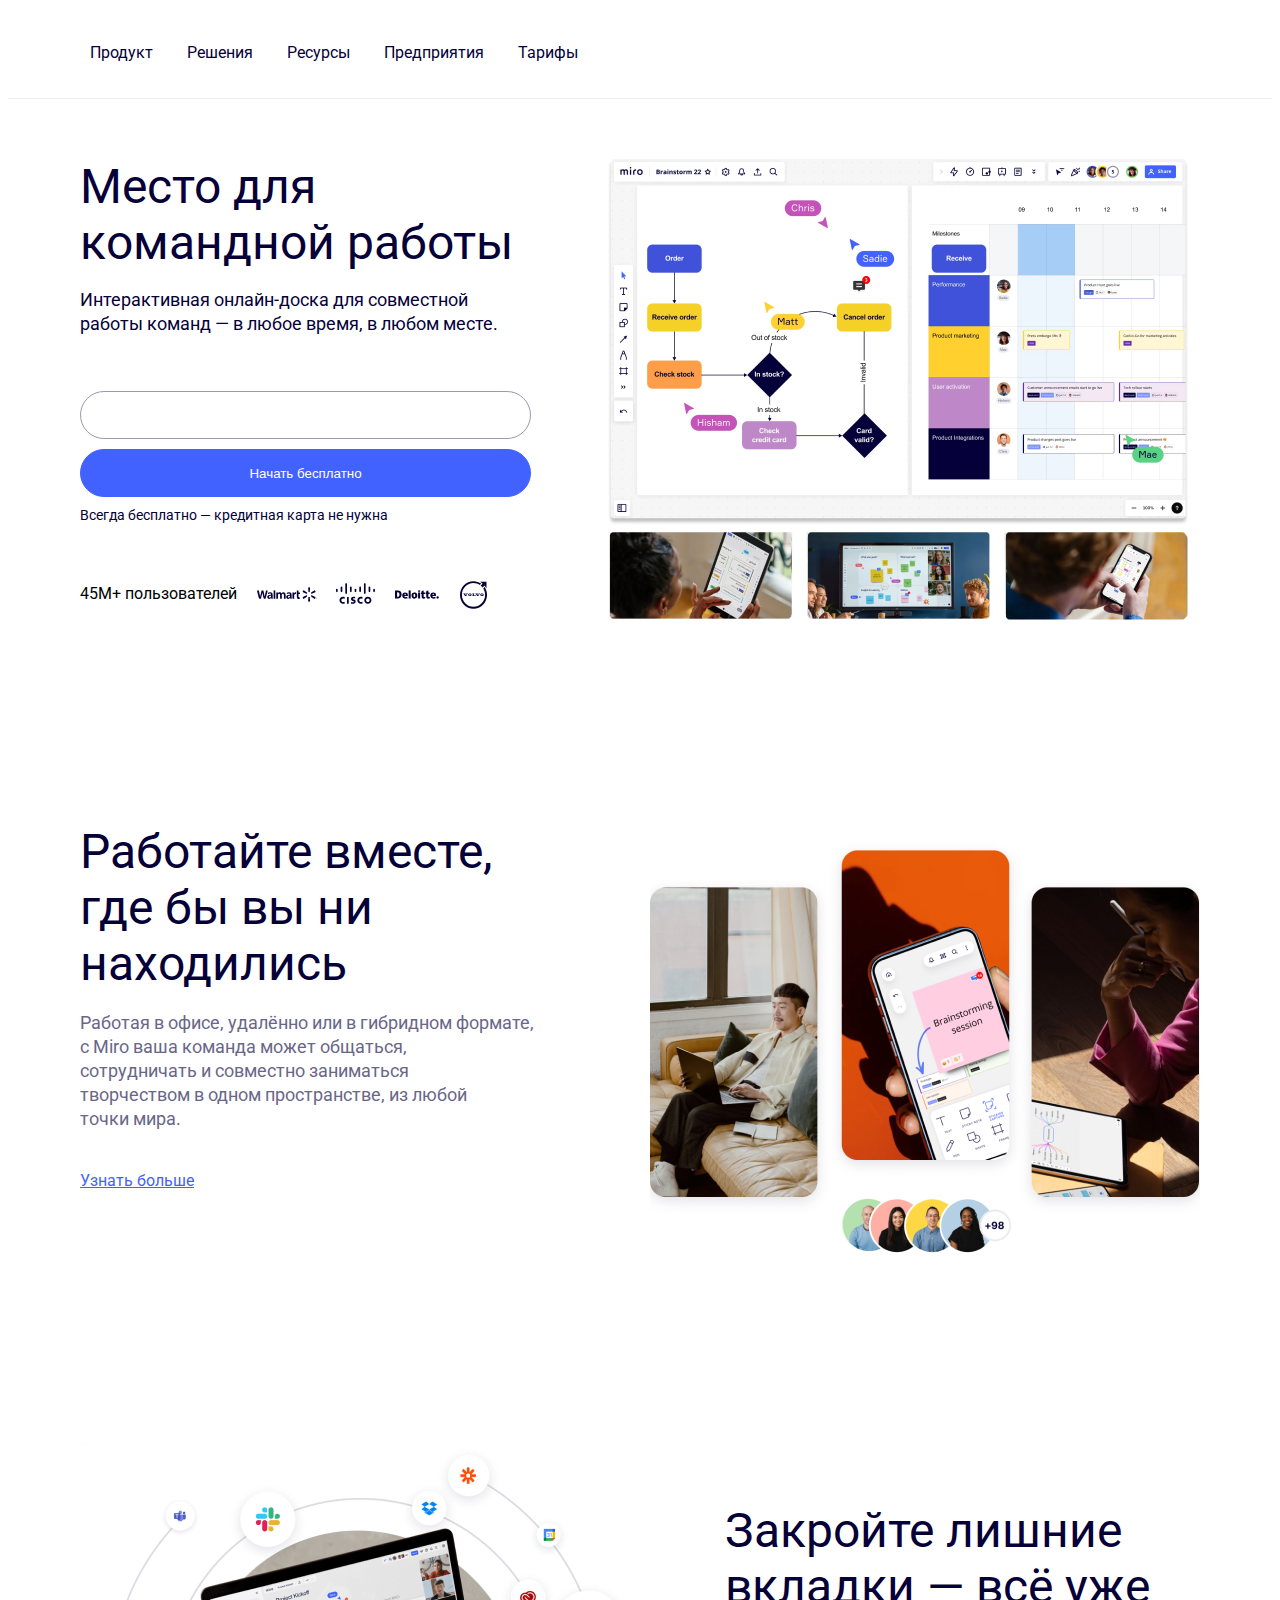
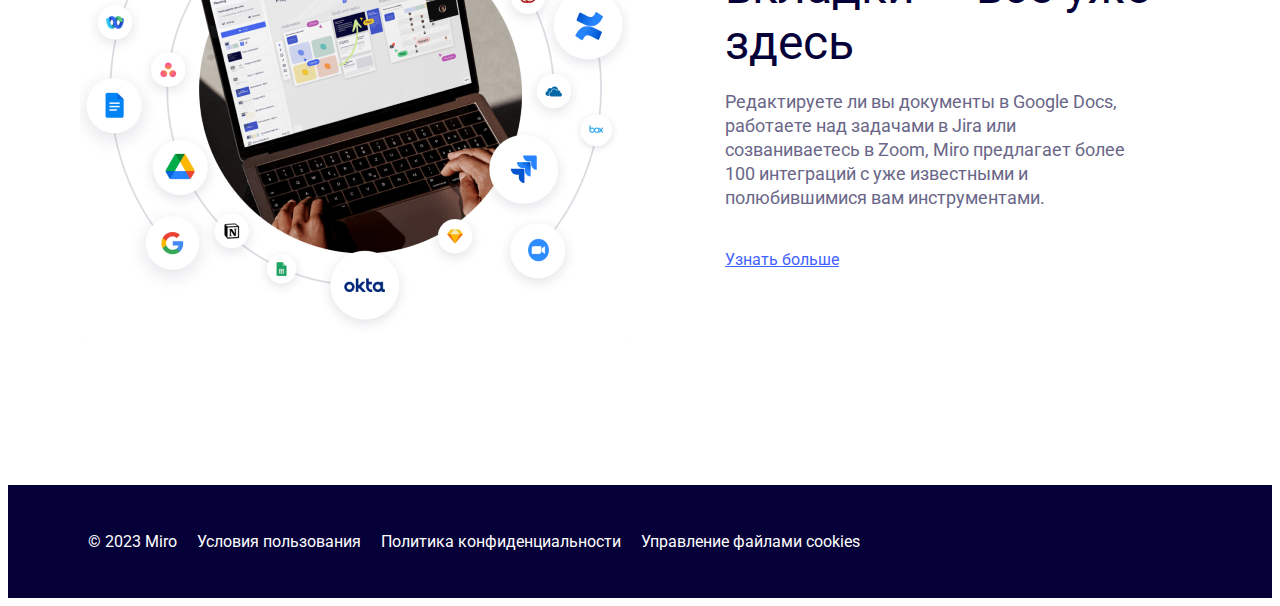
<file: 1-Miro/index.html>
<!DOCTYPE html>
<html lang="en">
  <head>
    <meta charset="UTF-8" />
    <meta http-equiv="X-UA-Compatible" content="IE=edge" />
    <meta name="viewport" content="width=device-width, initial-scale=1.0" />
    <link rel="stylesheet" href="/1-Miro/styles/style.css" />
    <link rel="preconnect" href="https://fonts.googleapis.com" />
    <link rel="preconnect" href="https://fonts.gstatic.com" crossorigin />
    <link
      href="https://fonts.googleapis.com/css2?family=Roboto:ital,wght@0,700;1,400&display=swap"
      rel="stylesheet"
    />

    <title>Miro</title>
  </head>
  <body>
    <header>
      <nav>
        <ul>
          <li><a href="#">Продукт</a></li>
          <li><a href="#">Решения</a></li>
          <li><a href="#">Ресурсы</a></li>
          <li><a href="#">Предприятия</a></li>
          <li><a href="#">Тарифы</a></li>
        </ul>
      </nav>
    </header>
    <main>
      <section id="hero">
        <div>
          <h1>
            Место для <br />
            командной работы
          </h1>
          <p class="heroText">
            Интерактивная онлайн-доска для совместной работы команд — в любое
            время, в любом месте.
          </p>
          <form action="/register" method="get" class="heroForm">
            <input type="email" name="email" id="email" />
            <button id="heroButton" class="test test2">Начать бесплатно</button>
          </form>
          <p>Всегда бесплатно — кредитная карта не нужна</p>
          <div class="heroLogos">
            45M+ пользователей
            <img src="/1-Miro/images/logos.svg" alt="Логотипы" />
          </div>
        </div>
        <div>
          <img
            src="./images/hero.png"
            alt="Изображение экрана работы Miro"
            id="heroImage"
          />
        </div>
      </section>
      <section class="section">
        <div>
          <h2>Работайте вместе, <br />где бы вы ни находились</h2>
          <p class="sectionText">
            Работая в офисе, удалённо или в гибридном формате,<br />
            с Miro ваша команда может общаться,<br />
            сотрудничать и совместно заниматься <br />
            творчеством в одном пространстве, из любой <br />
            точки мира.
          </p>
          <a href="#" class="link">Узнать больше</a>
        </div>
        <div>
          <img src="./images/1.png" alt="Работа в Miro с мобильных устройств" />
        </div>
      </section>
      <section class="section section-reverse">
        <div>
          <h2>Закройте лишние вкладки — всё уже здесь</h2>
          <p class="sectionText">
            Редактируете ли вы документы в Google Docs, работаете над задачами в
            Jira или <br />созваниваетесь в Zoom, Miro предлагает более <br />
            100 интеграций с уже известными и <br />полюбившимися вам
            инструментами.
          </p>
          <a href="#" class="link">Узнать больше</a>
        </div>

        <div>
          <img src="./images/2.png" alt="Сервисы вокруг Miro" />
        </div>
      </section>
    </main>
    <footer>
      <div>
        <div>&#169; 2023 Miro</div>
        <a href="#">Условия пользования</a>
        <a href="#">Политика конфиденциальности</a>
        <a href="#">Управление файлами cookies</a>
      </div>
    </footer>
  </body>
</html>
</file>
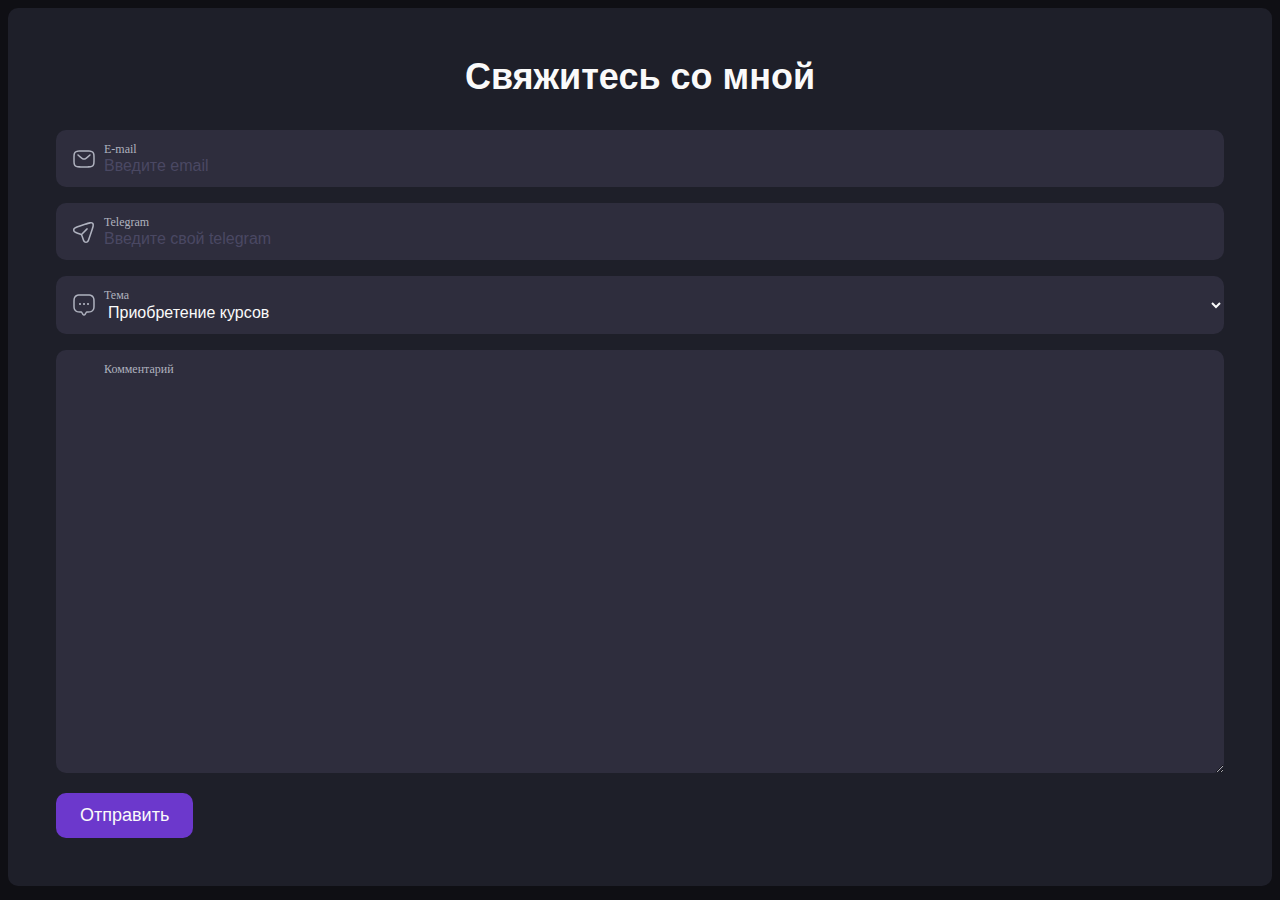
<file: 2-PurpleForm/index.html>
<!DOCTYPE html>
<html lang="en">
  <head>
    <meta charset="UTF-8" />
    <meta http-equiv="X-UA-Compatible" content="IE=edge" />
    <meta name="viewport" content="width=device-width, initial-scale=1.0" />
    <title>Demo</title>
    <link rel="stylesheet" href="styles/style.css" />
  </head>
  <body>
    <main>
      <h1>Свяжитесь со мной</h1>
      <form action="#">
        <div class="field">
          <img src="./images/message.svg" alt="иконка сообщения" />
          <label for="email">E-mail</label>
          <input
            type="email"
            id="email"
            placeholder="Введите email"
            name="email"
            required
          />
        </div>
        <div class="field">
          <img src="./images/telegram.svg" alt="иконка сообщения" />
          <label for="telegram">Telegram</label>
          <input
            type="text"
            id="telegram"
            placeholder="Введите свой telegram"
            name="telegram"
          />
        </div>
        <div class="field">
          <img src="./images/topic.svg" alt="иконка сообщения" />
          <label for="topic">Тема</label>
          <select name="topic" id="topic" required>
            <option value="buy">Приобретение курсов</option>
            <option value="payments">Вопрос по оплате</option>
            <option value="training">Заказ тренинга</option>
          </select>
        </div>
        <div class="field">
          <label for="comment">Комментарий</label>
          <textarea name="comment" id="comment" cols="30" rows="20"></textarea>
        </div>
        <button>Отправить</button>
      </form>
    </main>
  </body>
</html>
</file>
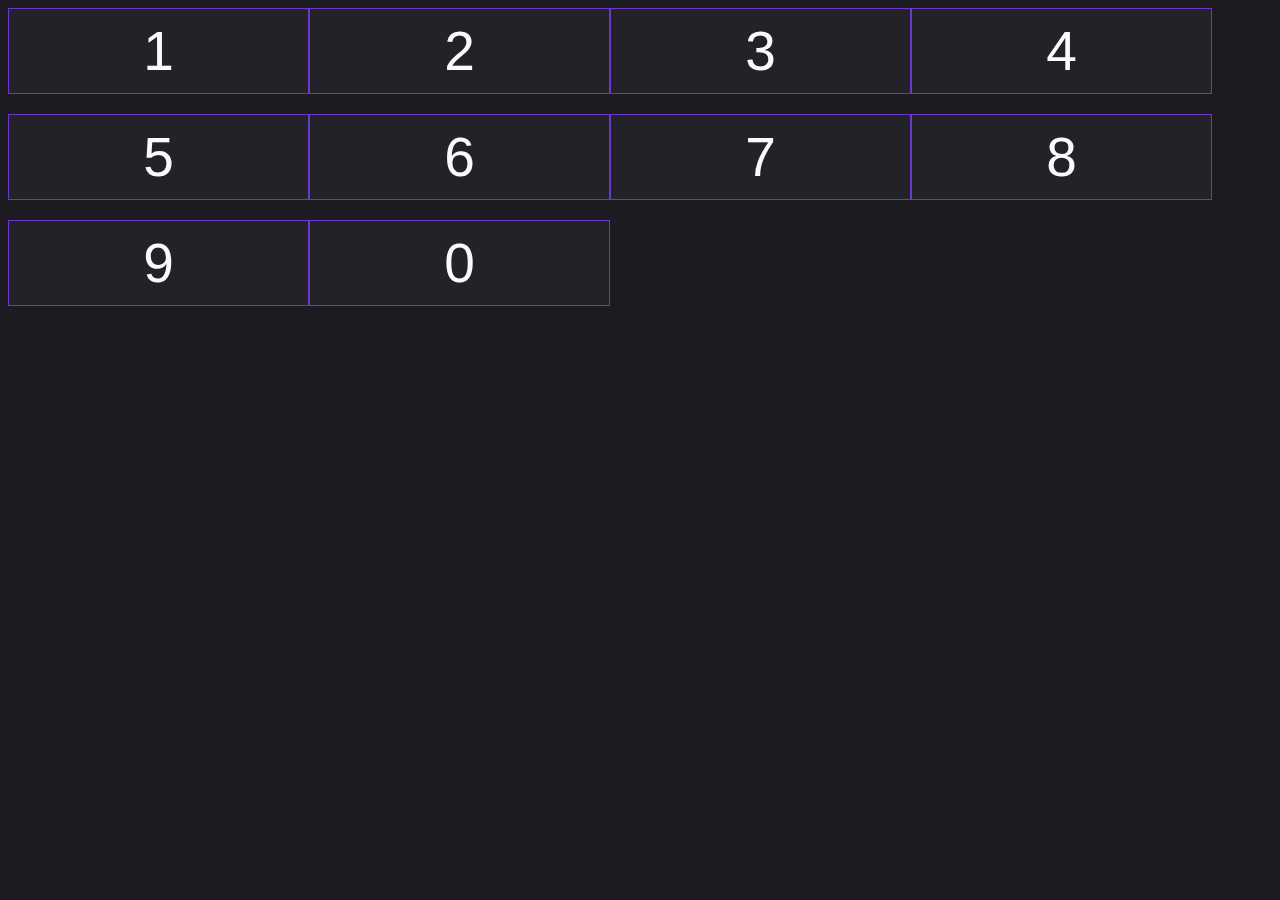
<file: mini-flexbox/index.html>
<!DOCTYPE html>
<html lang="en">
  <head>
    <meta charset="UTF-8" />
    <meta http-equiv="X-UA-Compatible" content="IE=edge" />
    <meta name="viewport" content="width=device-width, initial-scale=1.0" />
    <title>PurpleSchool - Flexbox</title>
    <link rel="preconnect" href="https://fonts.googleapis.com" />
    <link rel="stylesheet" href="./index.css" />
  </head>
  <body>
    <div class="container">
      <div class="item item1">1</div>
      <div class="item item2">2</div>
      <div class="item item3">3</div>
      <div class="item item4">4</div>
      <div class="item item5">5</div>
      <div class="item item6">6</div>
      <div class="item item7">7</div>
      <div class="item item8">8</div>
      <div class="item item9">9</div>
      <div class="item item0">0</div>
    </div>
  </body>
</html>
</file>
<file: 1-Miro/styles/style.css>
* {
  box-sizing: border-box;
}

body {
  font-family: "Roboto", sans-serif;
}

h1 {
  margin: 0 0 17px 0;
  display: flex;
  flex-direction: column;
}

h2 {
  margin: 60px 0 19px 0;
}
h1,
h2 {
  font-weight: 400;
  font-size: 48px;
  line-height: 56px;
  color: #050038;
}
p {
  font-weight: 400;
  font-size: 18px;
  line-height: 24px;
}

header {
  border-bottom: 1px solid #f0f0f0;
  margin-bottom: 60px;
}
header a {
  font-weight: 400;
  font-size: 16px;
  line-height: 24px;
  color: #050038;
  text-decoration: none;
}
nav {
  padding: 33px 50px;
  margin-bottom: 60px;
  max-width: 1200px;
  margin: 0 auto;
}
nav ul {
  list-style: none;
  padding: 0;
  margin: 0;
  display: flex;
  gap: 34px;
}
footer {
  background: #050038;
  padding: 47px 40px;
}
footer a {
  color: white;
  text-decoration: none;
}

.heroForm {
  display: flex;
  flex-direction: column;
  gap: 10px;
}

.heroForm + p {
  font-weight: 400;
  font-size: 14px;
  line-height: 20px;
  color: #050038;
  margin: 8px 0 52px 0;
}

.heroLogos {
  display: flex;
  align-items: center;
  gap: 20px;
}
.heroText {
  color: #050038;
  margin: 0 0 55px 0;
}

section {
  max-width: 1200px;
  margin: 0 auto;
  padding: 0 40px;
  margin-bottom: 140px;
}
.sectionText {
  color: #696688;
  margin: 0 0 40px 0;
}

#hero {
  display: flex;
  gap: 65px;
}
#heroButton {
  background-color: #4262ff;
  color: #ffffff;
}
#heroButton:hover {
  transition: background-color 1s 1s, border-radius 2s 1s;
  background-color: #122db6;
  border-radius: 50%;
}
#heroButton:active {
  background-color: #071766;
}
.heroForm input {
  border-radius: 32px;
  border: 1px solid #9b99af;
  height: 48px;
  padding: 5px 10px;
}
.heroForm button {
  height: 48px;
  border: 1px solid #4262ff;
  border-radius: 32px;
  padding: 10px 20px;
}
.heroForm input:focus {
  background-color: aliceblue;
}

.section {
  display: flex;
  gap: 100px;
}
.link {
  color: #4262ff;
  text-decoration: underline;
}
.link:hover {
  color: #122db6;
}

.section-reverse {
  flex-direction: row-reverse;
  gap: 95px;
}
.sectionList {
  list-style: none;
}
.sectionList li::marker {
  content: url("../images/check.svg");
}

footer {
  background: #050038;
  color: white;
  padding: 47px 40px;
}

footer > div {
  max-width: 1200px;
  margin: 0 auto;
  display: flex;
  gap: 20px;
  padding: 0 40px;
}
</file>
<file: 2-PurpleForm/styles/style.css>
body {
  background-color: #0f0f14;
}

* {
  box-sizing: border-box;
}

main {
  background-color: #1e1f29;
  border-radius: 10px;
  padding: 48px;
}

h1 {
  color: #fafafa;
  font-size: 36px;
  font-weight: 700;
  font-family: sans-serif;
  text-align: center;
  margin: 0 0 32px 0;
}

input,
textarea,
select {
  background: #2e2d3d;
  color: #fafafa;
  font-weight: 400;
  font-size: 16px;
  line-height: 120%;
  font-family: sans-serif;
  padding: 27px 48px 12px;
  border-radius: 10px;
  border: none;
  width: 100%;
  height: 50%;
}

input::placeholder,
textarea::placeholder,
select::placeholder {
  color: #4a4863;
  font-size: 16px;
}

label {
  position: absolute;
  top: 12px;
  left: 48px;
  font-weight: 400;
  font-size: 12px;
  line-height: 120%;
  color: #afb2bf;
}

button {
  background-color: #6c38cc;
  color: #fafafa;
  border: none;
  border-radius: 10px;
  padding: 12px 24px;
  font-weight: 400;
  font-size: 18px;
  line-height: 120%;
  text-align: center;
}

.field {
  margin-bottom: 16px;
  position: relative;
}

.field img {
  position: absolute;
  top: 17px;
  left: 16px;
}
</file>
<file: mini-flexbox/index.css>
* {
  box-sizing: border-box;
}

body {
  background: #1c1b21;
  color: #fafafa;
  font-size: 55px;
  font-family: "Fira Sans", sans-serif;
}

.container {
  display: flex;
  flex-wrap: wrap;
  row-gap: 20px;
}

.item {
  background: #232228;
  border: 1px solid #6c38cc;
  text-align: center;
  padding: 10px;
  flex: 0 1 calc(100% / 4 - 20px * 3 / 4);
}
</file>
